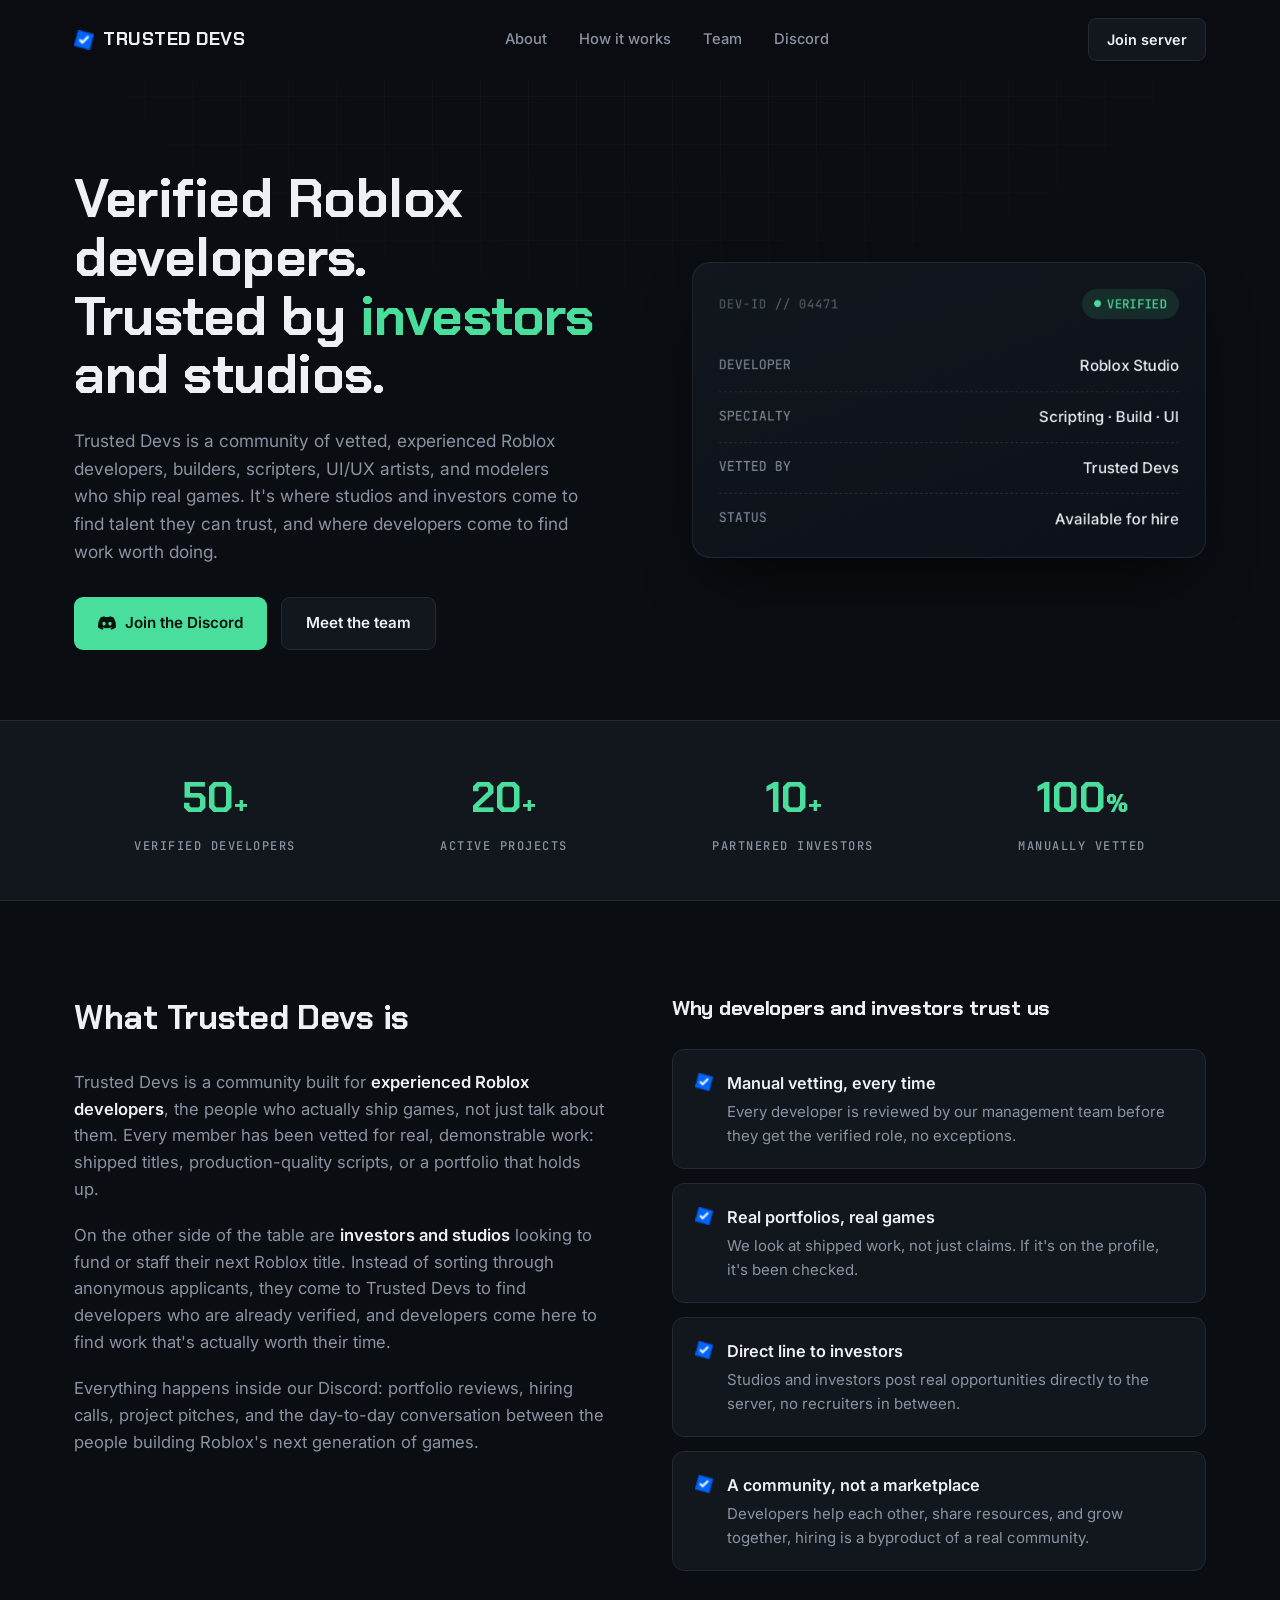
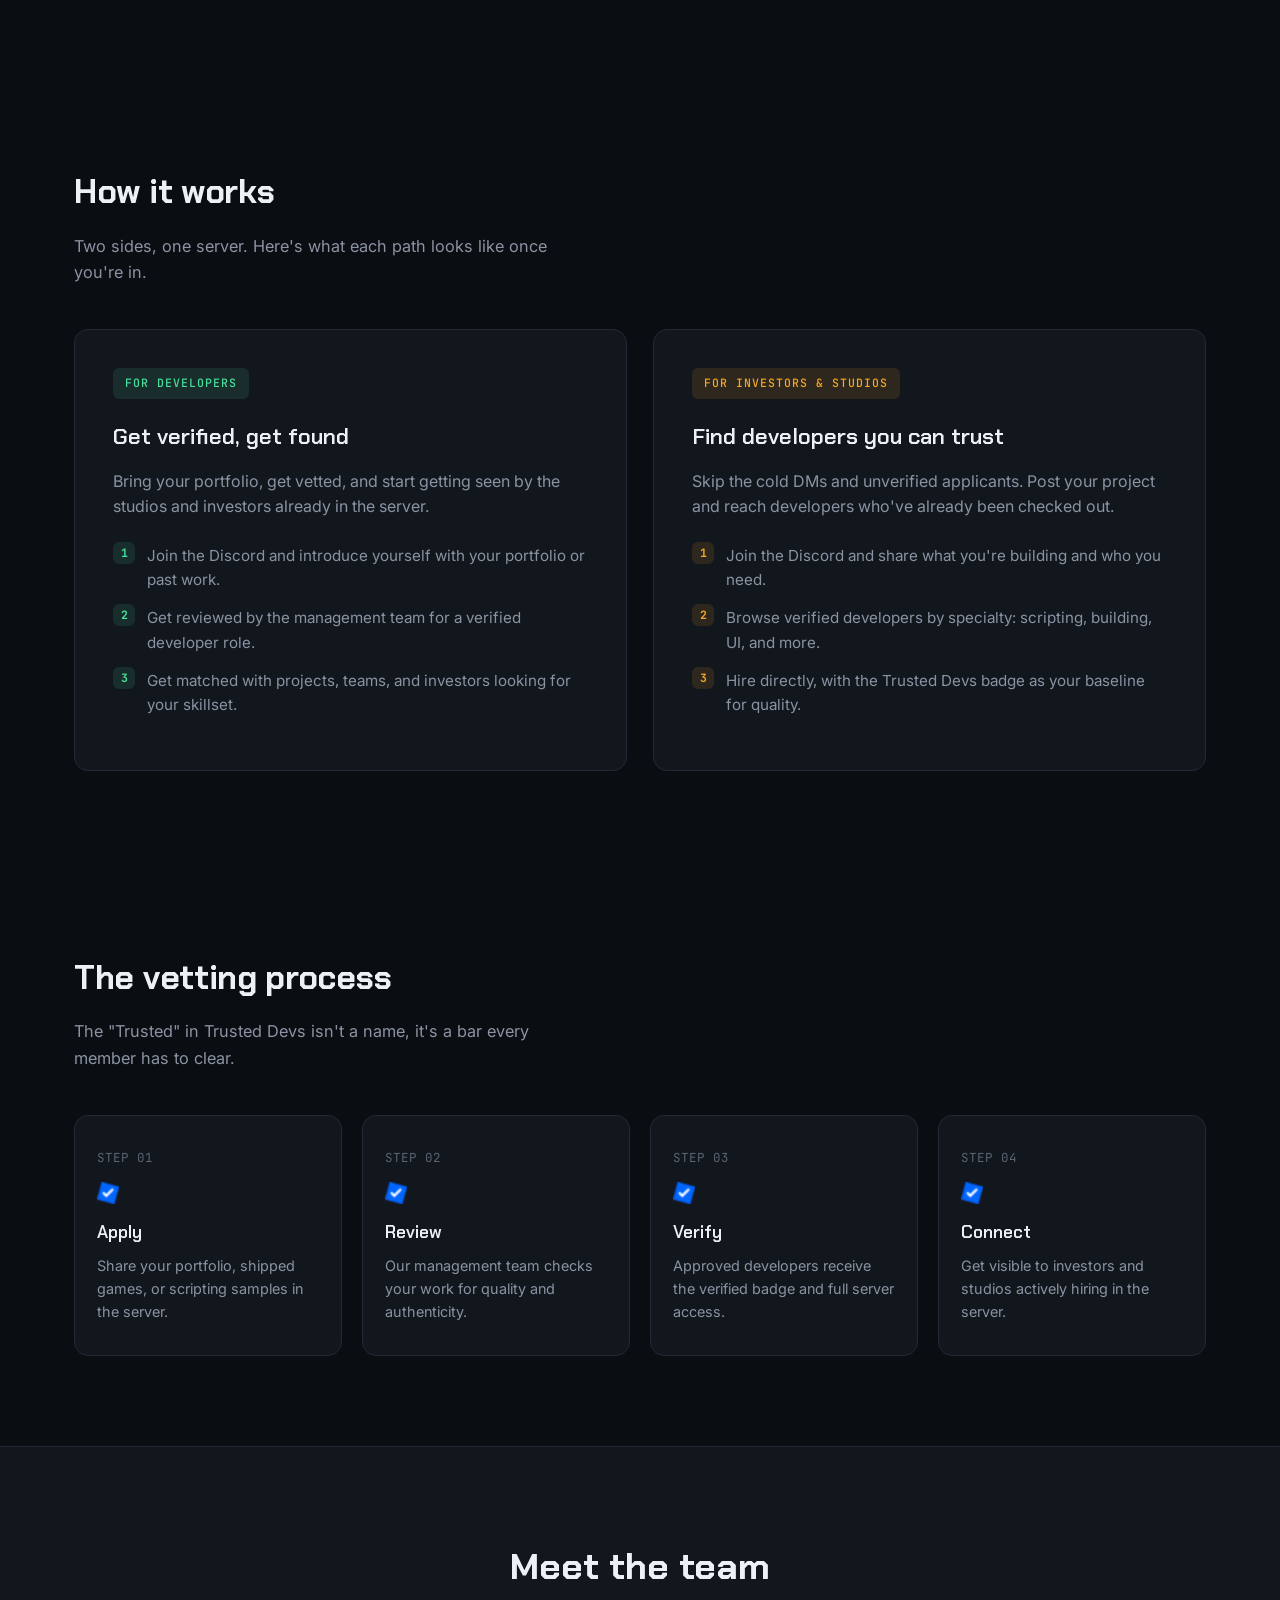
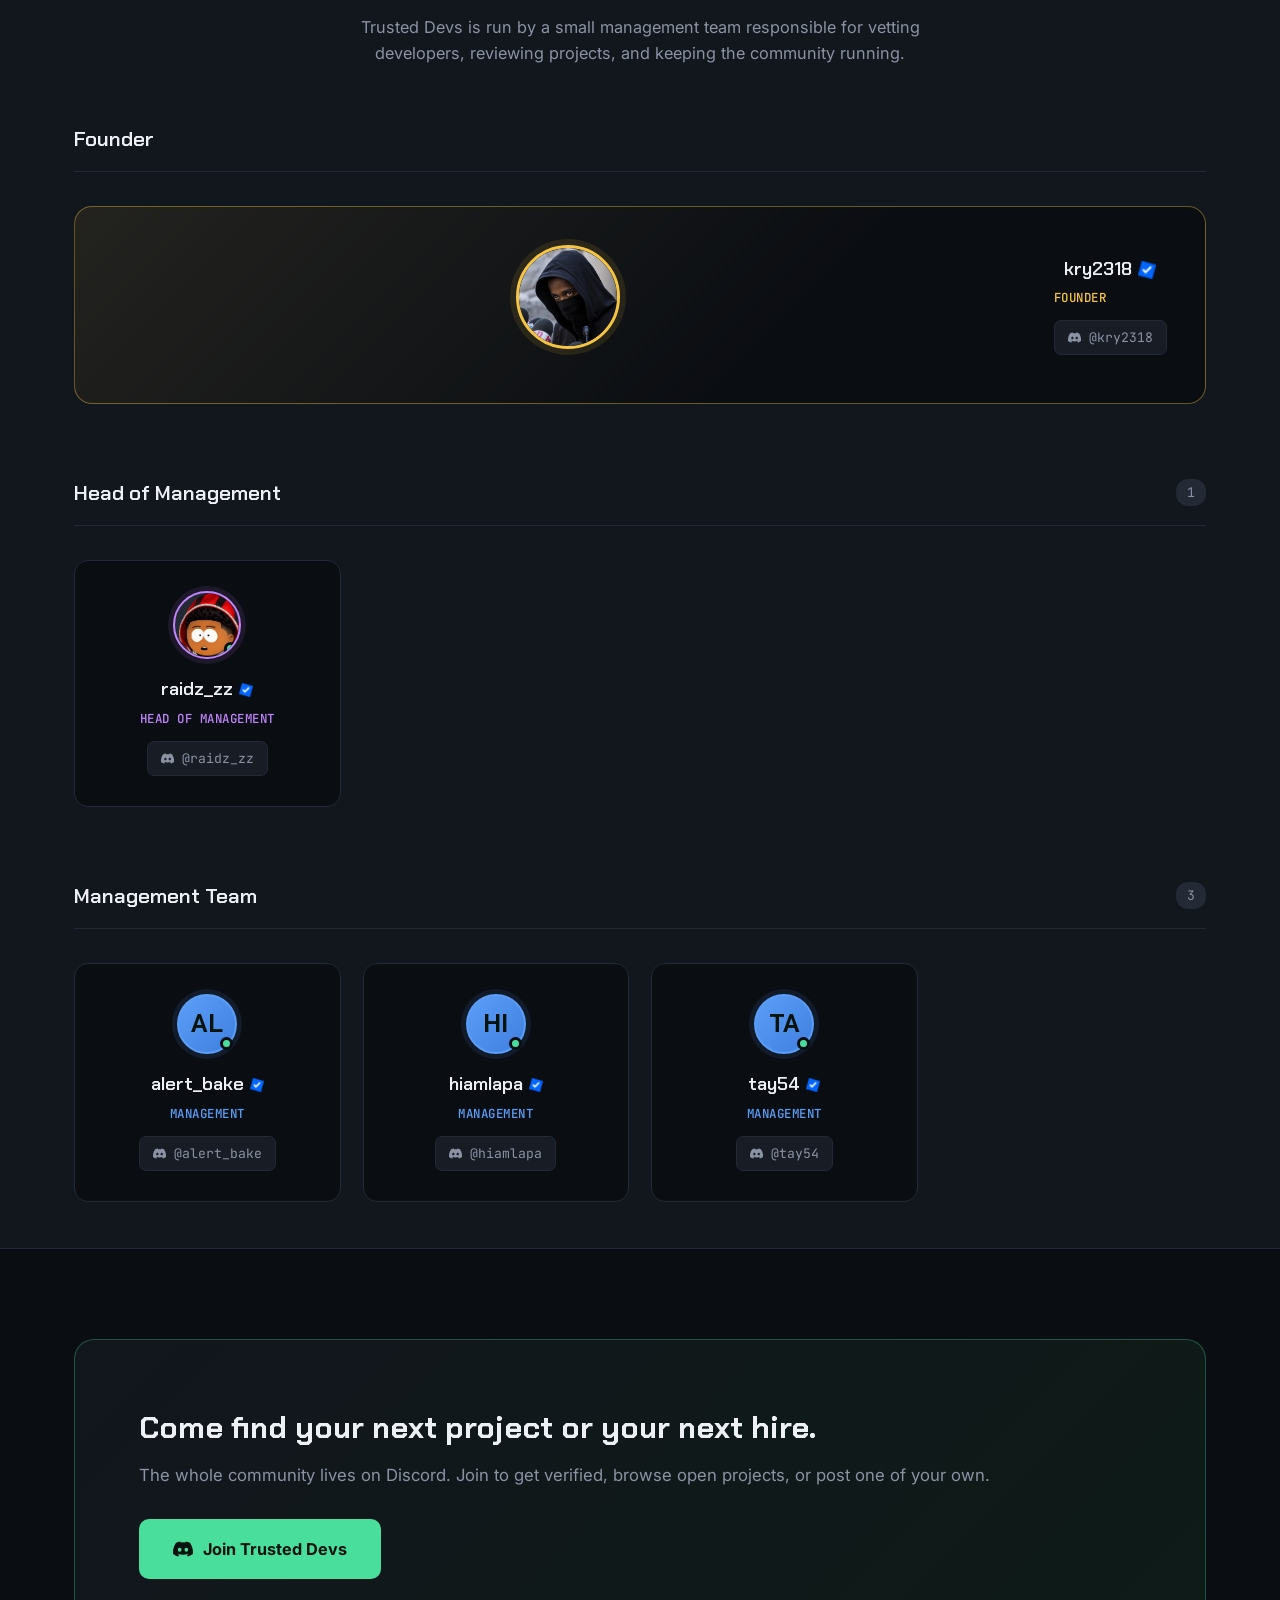
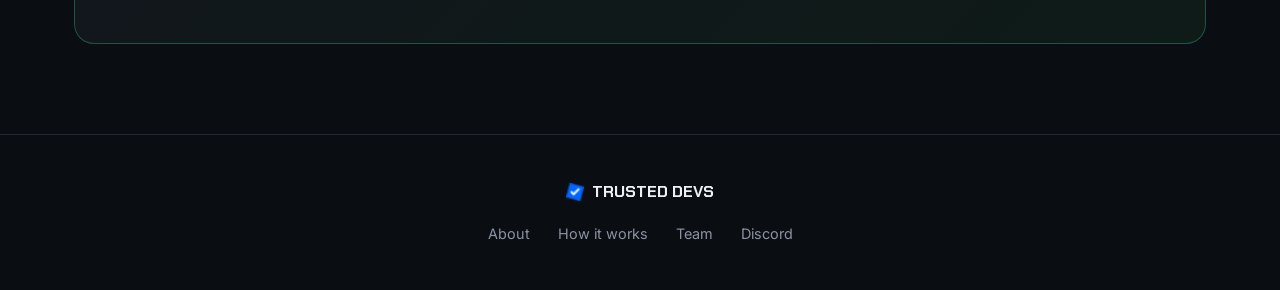
<file: index.html>
<!DOCTYPE html>
<html lang="en">
<head>
<meta charset="UTF-8">
<meta name="viewport" content="width=device-width, initial-scale=1.0">
<title>Trusted Devs | Verified Roblox Developers</title>
<link rel="preconnect" href="https://fonts.googleapis.com">
<link rel="preconnect" href="https://fonts.gstatic.com" crossorigin>
<link href="https://fonts.googleapis.com/css2?family=Chakra+Petch:wght@400;500;600;700&family=Inter:wght@400;500;600;700;800&family=JetBrains+Mono:wght@400;500;700&display=swap" rel="stylesheet">
<style>
/* =========================================
   TOKENS
   ========================================= */
:root {
  --ink: #0a0d12;
  --ink-raised: #12161d;
  --ink-raised-2: #171c25;
  --ink-line: #232a35;
  --fog: #8b93a3;
  --fog-dim: #5c6474;
  --paper: #edf1f5;

  --verified: #4ade9c;
  --verified-dim: rgba(74, 222, 156, 0.12);
  --signal: #f5a623;

  --legendary: #f5c542;
  --legendary-dim: rgba(245, 197, 66, 0.1);
  --epic: #c084fc;
  --epic-dim: rgba(192, 132, 252, 0.1);
  --rare: #5b9ef7;
  --rare-dim: rgba(91, 158, 247, 0.1);

  --display: 'Chakra Petch', sans-serif;
  --body: 'Inter', sans-serif;
  --mono: 'JetBrains Mono', monospace;

  --radius: 14px;
  --ease: cubic-bezier(.16,.84,.44,1);
}

* { box-sizing: border-box; margin: 0; padding: 0; }

html { scroll-behavior: smooth; }

body {
  font-family: var(--body);
  background: var(--ink);
  color: var(--paper);
  line-height: 1.6;
  overflow-x: hidden;
  position: relative;
}

/* ambient grid backdrop */
body::before {
  content: "";
  position: fixed;
  inset: 0;
  z-index: 0;
  background-image:
    linear-gradient(to right, rgba(255,255,255,0.035) 1px, transparent 1px),
    linear-gradient(to bottom, rgba(255,255,255,0.035) 1px, transparent 1px);
  background-size: 48px 48px;
  mask-image: radial-gradient(ellipse 80% 60% at 50% 0%, black 10%, transparent 70%);
  pointer-events: none;
}

.wrap { max-width: 1180px; margin: 0 auto; padding: 0 24px; position: relative; z-index: 1; }
a { text-decoration: none; color: inherit; }
::selection { background: var(--verified); color: var(--ink); }

:focus-visible {
  outline: 2px solid var(--verified);
  outline-offset: 3px;
  border-radius: 4px;
}

/* =========================================
   REVEAL / MOTION UTILITIES
   ========================================= */
.reveal {
  opacity: 0;
  transform: translateY(24px);
  transition: opacity .7s var(--ease), transform .7s var(--ease);
}
.reveal.in-view { opacity: 1; transform: translateY(0); }
.reveal-stagger.in-view > * { opacity: 1; transform: translateY(0); }
.reveal-stagger > * {
  opacity: 0;
  transform: translateY(18px);
  transition: opacity .6s var(--ease), transform .6s var(--ease);
}
.reveal-stagger > *:nth-child(1) { transition-delay: .02s; }
.reveal-stagger > *:nth-child(2) { transition-delay: .09s; }
.reveal-stagger > *:nth-child(3) { transition-delay: .16s; }
.reveal-stagger > *:nth-child(4) { transition-delay: .23s; }
.reveal-stagger > *:nth-child(5) { transition-delay: .30s; }
.reveal-stagger > *:nth-child(6) { transition-delay: .37s; }

@media (prefers-reduced-motion: reduce) {
  html { scroll-behavior: auto; }
  *, *::before, *::after { animation-duration: .001ms !important; animation-iteration-count: 1 !important; transition-duration: .001ms !important; }
  .reveal, .reveal-stagger > * { opacity: 1 !important; transform: none !important; }
}

/* seal / verified check icon */
.seal { display: inline-flex; width: var(--s, 18px); height: var(--s, 18px); color: var(--verified); flex-shrink: 0; }
.seal svg { width: 100%; height: 100%; }

/* =========================================
   NAV
   ========================================= */
.nav {
  padding: 18px 0;
  position: sticky;
  top: 0;
  z-index: 100;
  background: rgba(10, 13, 18, 0.7);
  backdrop-filter: blur(14px);
  -webkit-backdrop-filter: blur(14px);
  border-bottom: 1px solid transparent;
  transition: border-color .3s var(--ease), padding .3s var(--ease);
}
.nav.scrolled { border-color: var(--ink-line); padding: 12px 0; }

.nav .wrap { display: flex; align-items: center; justify-content: space-between; }

.brand {
  font-family: var(--display);
  font-weight: 700;
  font-size: 1.15rem;
  letter-spacing: 0.5px;
  display: flex;
  align-items: center;
  gap: 9px;
}
.brand .seal { --s: 20px; }

.nav-links { display: flex; align-items: center; }
.nav-links a {
  margin: 0 16px;
  color: var(--fog);
  font-size: 0.92rem;
  font-weight: 500;
  transition: color .2s;
  position: relative;
}
.nav-links a::after {
  content: "";
  position: absolute;
  left: 0; bottom: -4px;
  width: 0; height: 1px;
  background: var(--verified);
  transition: width .25s var(--ease);
}
.nav-links a:hover { color: var(--paper); }
.nav-links a:hover::after { width: 100%; }

.nav-cta {
  background: var(--ink-raised);
  padding: 9px 18px;
  border-radius: 8px;
  font-weight: 600;
  font-size: 0.9rem;
  border: 1px solid var(--ink-line);
  transition: .2s var(--ease);
}
.nav-cta:hover { background: var(--ink-raised-2); border-color: var(--verified); transform: translateY(-1px); }

/* =========================================
   HERO
   ========================================= */
.hero { padding: 90px 0 70px; position: relative; }

.hero-grid {
  display: grid;
  grid-template-columns: 1.05fr 0.95fr;
  gap: 50px;
  align-items: center;
}

.eyebrow {
  color: var(--verified);
  font-family: var(--mono);
  font-weight: 500;
  text-transform: uppercase;
  font-size: 0.78rem;
  margin-bottom: 18px;
  letter-spacing: 1.5px;
  display: flex;
  align-items: center;
  gap: 8px;
}
.eyebrow .pulse-dot { width: 7px; height: 7px; border-radius: 50%; background: var(--verified); position: relative; }
.eyebrow .pulse-dot::after {
  content: "";
  position: absolute; inset: -4px;
  border-radius: 50%;
  border: 1px solid var(--verified);
  animation: pulse-ring 2s var(--ease) infinite;
}
@keyframes pulse-ring {
  0% { transform: scale(0.6); opacity: 0.8; }
  100% { transform: scale(2.2); opacity: 0; }
}

h1 {
  font-family: var(--display);
  font-weight: 700;
  font-size: 3.4rem;
  line-height: 1.08;
  margin: 0 0 22px 0;
  letter-spacing: -0.5px;
}
.accent { color: var(--verified); }

.lead {
  font-size: 1.08rem;
  color: var(--fog);
  margin-bottom: 32px;
  max-width: 46ch;
}

.hero-cta { display: flex; gap: 14px; flex-wrap: wrap; }

.btn {
  padding: 13px 24px;
  border-radius: 9px;
  font-weight: 600;
  font-size: 0.95rem;
  display: inline-flex;
  align-items: center;
  gap: 9px;
  transition: transform .2s var(--ease), box-shadow .2s var(--ease), background .2s;
  position: relative;
  overflow: hidden;
}
.btn-primary {
  background: var(--verified);
  color: #06140d;
}
.btn-primary:hover { transform: translateY(-2px); box-shadow: 0 10px 30px -8px rgba(74,222,156,0.55); }
.btn-primary::before {
  content: "";
  position: absolute; top: 0; left: -60%;
  width: 40%; height: 100%;
  background: linear-gradient(120deg, transparent, rgba(255,255,255,0.45), transparent);
  transform: skewX(-20deg);
  transition: left .5s var(--ease);
}
.btn-primary:hover::before { left: 130%; }

.btn-ghost {
  border: 1px solid var(--ink-line);
  background: var(--ink-raised);
  color: var(--paper);
}
.btn-ghost:hover { border-color: var(--fog-dim); transform: translateY(-2px); }

/* ID CARD - signature hero element */
.card-stage { perspective: 1200px; }

.id-card {
  background: linear-gradient(160deg, var(--ink-raised) 0%, #0d1119 100%);
  padding: 26px;
  border-radius: 18px;
  border: 1px solid var(--ink-line);
  box-shadow: 0 30px 60px -20px rgba(0,0,0,0.7);
  transform-style: preserve-3d;
  transition: transform .15s ease-out, box-shadow .3s;
  animation: stamp-in .7s var(--ease) both;
  animation-delay: .15s;
  will-change: transform;
}
@keyframes stamp-in {
  0% { opacity: 0; transform: scale(1.25) rotate(-8deg); }
  60% { opacity: 1; }
  100% { opacity: 1; transform: scale(1) rotate(0deg); }
}

.id-top {
  display: flex;
  justify-content: space-between;
  align-items: center;
  margin-bottom: 22px;
  font-family: var(--mono);
  font-size: 0.78rem;
  color: var(--fog-dim);
  letter-spacing: 1px;
  text-transform: uppercase;
}

.id-status {
  color: var(--verified);
  display: flex;
  align-items: center;
  gap: 6px;
  background: var(--verified-dim);
  padding: 5px 12px;
  border-radius: 20px;
  font-size: 0.78rem;
  font-family: var(--mono);
  font-weight: 500;
  letter-spacing: 0.5px;
}
.dot { display: inline-block; width: 7px; height: 7px; background: var(--verified); border-radius: 50%; animation: blink 2.4s ease-in-out infinite; }
@keyframes blink { 0%,100% { opacity: 1; } 50% { opacity: 0.35; } }

.id-row {
  display: flex;
  justify-content: space-between;
  padding: 13px 0;
  border-bottom: 1px dashed var(--ink-line);
  font-size: 0.94rem;
}
.id-row:last-child { border-bottom: none; padding-bottom: 0; }
.id-row span:first-child { color: var(--fog); font-family: var(--mono); font-size: 0.83rem; }
.id-row span:last-child { font-weight: 500; }

/* =========================================
   STATS
   ========================================= */
.stat-strip {
  background: var(--ink-raised);
  padding: 44px 0;
  border-top: 1px solid var(--ink-line);
  border-bottom: 1px solid var(--ink-line);
}
.stat-strip .wrap { display: flex; justify-content: space-around; text-align: center; flex-wrap: wrap; gap: 24px; }
.stat .num {
  font-family: var(--display);
  font-size: 2.6rem;
  font-weight: 700;
  color: var(--verified);
  font-variant-numeric: tabular-nums;
}
.stat .u { font-size: 1.6rem; }
.stat .lbl {
  font-family: var(--mono);
  font-size: 0.75rem;
  color: var(--fog);
  font-weight: 500;
  letter-spacing: 1.5px;
  margin-top: 6px;
  text-transform: uppercase;
}

/* =========================================
   SECTIONS
   ========================================= */
section { padding: 90px 0; }

.section-head h2 {
  font-family: var(--display);
  font-weight: 700;
  font-size: 2.1rem;
  margin-bottom: 14px;
  letter-spacing: -0.3px;
}
.section-head p { color: var(--fog); font-size: 1.02rem; max-width: 52ch; }

.about-grid { display: grid; grid-template-columns: 1fr 1fr; gap: 64px; }
.about-grid p { color: var(--fog); margin-bottom: 20px; font-size: 1.04rem; }
.about-grid strong { color: var(--paper); font-weight: 600; }

.check-list { list-style: none; }
.check-list li {
  background: var(--ink-raised);
  padding: 20px 22px;
  border-radius: 12px;
  margin-bottom: 14px;
  border: 1px solid var(--ink-line);
  display: flex;
  gap: 14px;
  transition: border-color .25s var(--ease), transform .25s var(--ease);
}
.check-list li:hover { border-color: rgba(74,222,156,0.35); transform: translateX(4px); }
.check-list .seal { margin-top: 3px; --s: 18px; }
.check-list b { display: block; font-size: 1.02rem; color: var(--paper); margin-bottom: 4px; font-weight: 600; }
.check-list div.desc { color: var(--fog); font-size: 0.94rem; }

/* HOW IT WORKS */
.paths { display: grid; grid-template-columns: 1fr 1fr; gap: 26px; margin-top: 44px; }
.path-card {
  background: var(--ink-raised);
  padding: 38px;
  border-radius: var(--radius);
  border: 1px solid var(--ink-line);
  transition: transform .3s var(--ease), border-color .3s var(--ease), box-shadow .3s var(--ease);
}
.path-card:hover { transform: translateY(-6px); box-shadow: 0 20px 40px -20px rgba(0,0,0,0.6); }
.path-card.dev:hover { border-color: rgba(74,222,156,0.4); }
.path-card.investor:hover { border-color: rgba(245,166,35,0.4); }

.tag {
  display: inline-block;
  padding: 6px 12px;
  border-radius: 6px;
  font-size: 0.72rem;
  font-family: var(--mono);
  font-weight: 500;
  margin-bottom: 20px;
  letter-spacing: 1px;
  text-transform: uppercase;
}
.path-card.dev .tag { background: var(--verified-dim); color: var(--verified); }
.path-card.investor .tag { background: rgba(245,166,35,0.12); color: var(--signal); }

.path-card h3 { font-family: var(--display); font-size: 1.4rem; margin-bottom: 14px; font-weight: 600; }
.path-card p { color: var(--fog); margin-bottom: 24px; }
.path-card ol { padding-left: 0; color: var(--fog); list-style: none; counter-reset: step; }
.path-card ol li {
  margin-bottom: 14px;
  padding-left: 34px;
  position: relative;
  counter-increment: step;
  font-size: 0.95rem;
}
.path-card ol li::before {
  content: counter(step);
  position: absolute; left: 0; top: -2px;
  width: 22px; height: 22px;
  border-radius: 6px;
  display: flex; align-items: center; justify-content: center;
  font-family: var(--mono);
  font-size: 0.72rem;
  font-weight: 700;
}
.path-card.dev ol li::before { background: var(--verified-dim); color: var(--verified); }
.path-card.investor ol li::before { background: rgba(245,166,35,0.12); color: var(--signal); }

/* VETTING STEPS */
.vet-steps { display: grid; grid-template-columns: repeat(4, 1fr); gap: 20px; margin-top: 44px; position: relative; }
.vet-step {
  background: var(--ink-raised);
  padding: 32px 22px;
  border-radius: var(--radius);
  text-align: left;
  border: 1px solid var(--ink-line);
  position: relative;
  transition: transform .3s var(--ease), border-color .3s var(--ease);
}
.vet-step:hover { transform: translateY(-5px); border-color: rgba(74,222,156,0.35); }
.vet-step .step-num {
  font-family: var(--mono);
  color: var(--fog-dim);
  font-size: 0.78rem;
  letter-spacing: 1px;
  margin-bottom: 14px;
  display: block;
}
.vet-step .seal { --s: 22px; margin-bottom: 14px; }
.vet-step h4 { font-family: var(--display); font-size: 1.1rem; margin: 0 0 8px; font-weight: 600; }
.vet-step p { color: var(--fog); font-size: 0.9rem; }

/* =========================================
   TEAM - rarity system
   ========================================= */
.team-section { background: var(--ink-raised); border-top: 1px solid var(--ink-line); border-bottom: 1px solid var(--ink-line); position: relative; }

.team-hero { text-align: center; padding: 90px 0 30px; max-width: 640px; margin: 0 auto; }
.team-hero h2 { font-family: var(--display); font-size: 2.3rem; margin-bottom: 18px; font-weight: 700; }
.team-hero p { color: var(--fog); font-size: 1.02rem; }

.tier { padding: 26px 0; }
.tier-head {
  border-bottom: 1px solid var(--ink-line);
  margin-bottom: 34px;
  padding-bottom: 16px;
  display: flex;
  align-items: center;
  gap: 14px;
}
.tier-head h2 { font-family: var(--display); font-size: 1.3rem; font-weight: 600; }
.rarity-chip {
  font-family: var(--mono);
  font-size: 0.7rem;
  font-weight: 700;
  letter-spacing: 1.5px;
  text-transform: uppercase;
  padding: 4px 11px;
  border-radius: 20px;
}
.rarity-chip.legendary { background: var(--legendary-dim); color: var(--legendary); }
.rarity-chip.epic { background: var(--epic-dim); color: var(--epic); }
.rarity-chip.rare { background: var(--rare-dim); color: var(--rare); }
.count { margin-left: auto; background: var(--ink-line); padding: 3px 11px; border-radius: 12px; font-size: 0.82rem; font-family: var(--mono); color: var(--fog); }

.grid-cards { display: grid; grid-template-columns: repeat(auto-fill, minmax(210px, 1fr)); gap: 22px; margin-bottom: 20px; }

.founder-card {
  background: linear-gradient(135deg, rgba(245,197,66,0.08), var(--ink) 65%);
  padding: 38px;
  border-radius: 18px;
  display: flex;
  gap: 30px;
  align-items: center;
  margin-bottom: 20px;
  border: 1px solid rgba(245,197,66,0.4);
  position: relative;
  overflow: hidden;
  transition: transform .3s var(--ease), box-shadow .3s var(--ease);
}
.founder-card:hover { transform: translateY(-4px); box-shadow: 0 25px 50px -20px rgba(245,197,66,0.25); }
.founder-card::after {
  content: "";
  position: absolute; inset: -1px;
  border-radius: 18px;
  padding: 1px;
  background: conic-gradient(from var(--a, 0deg), transparent 0%, rgba(245,197,66,0.7) 8%, transparent 18%);
  -webkit-mask: linear-gradient(#000 0 0) content-box, linear-gradient(#000 0 0);
  -webkit-mask-composite: xor;
  mask-composite: exclude;
  animation: rotate-sheen 5s linear infinite;
  pointer-events: none;
}
@keyframes rotate-sheen { to { --a: 360deg; } }

.member-card {
  background: var(--ink);
  padding: 30px 20px;
  border-radius: 14px;
  text-align: center;
  border: 1px solid var(--ink-line);
  transition: transform .25s var(--ease), border-color .25s var(--ease), box-shadow .25s var(--ease);
}
.member-card:hover { transform: translateY(-6px); }
.tier-epic .member-card:hover { border-color: var(--epic); box-shadow: 0 16px 34px -18px rgba(192,132,252,0.45); }
.tier-rare .member-card:hover { border-color: var(--rare); box-shadow: 0 16px 34px -18px rgba(91,158,247,0.45); }

.avatar {
  border-radius: 50%;
  display: flex;
  align-items: center;
  justify-content: center;
  font-family: var(--display);
  font-weight: 700;
  font-size: 1.6rem;
  margin: 0 auto 16px;
  position: relative;
  color: #06140d;
}
.avatar-lg { width: 104px; height: 104px; font-size: 2.1rem; border: 3px solid var(--legendary); box-shadow: 0 0 0 6px var(--legendary-dim); }
.avatar-md { width: 68px; height: 68px; border: 2px solid var(--epic); box-shadow: 0 0 0 5px var(--epic-dim); }
.avatar-sm { width: 60px; height: 60px; border: 2px solid var(--rare); box-shadow: 0 0 0 5px var(--rare-dim); }

.status {
  position: absolute;
  bottom: 2px; right: 2px;
  width: 13px; height: 13px;
  background: var(--verified);
  border-radius: 50%;
  border: 3px solid var(--ink);
}

.member-name { font-family: var(--display); font-weight: 600; font-size: 1.15rem; margin-bottom: 4px; display: flex; align-items: center; justify-content: center; gap: 6px; }
.member-role { font-family: var(--mono); font-size: 0.78rem; margin-bottom: 12px; font-weight: 500; letter-spacing: 0.5px; text-transform: uppercase; }
.tier-legendary .member-role { color: var(--legendary); }
.tier-epic .member-role { color: var(--epic); }
.tier-rare .member-role { color: var(--rare); }

.dc-chip {
  display: inline-flex;
  align-items: center;
  gap: 8px;
  background: var(--ink-raised-2);
  padding: 6px 13px;
  border-radius: 7px;
  font-size: 0.82rem;
  font-family: var(--mono);
  color: var(--fog);
  border: 1px solid var(--ink-line);
}

/* =========================================
   CTA + FOOTER
   ========================================= */
.cta-band {
  background: linear-gradient(135deg, var(--ink-raised), #0d1c16 120%);
  padding: 64px;
  border-radius: 20px;
  border: 1px solid rgba(74,222,156,0.3);
  display: flex;
  justify-content: space-between;
  align-items: center;
  gap: 30px;
  flex-wrap: wrap;
  position: relative;
  overflow: hidden;
}
.cta-text h3 { font-family: var(--display); font-size: 1.9rem; margin-bottom: 10px; font-weight: 700; }
.cta-text p { color: var(--fog); font-size: 1.05rem; }

.discord-btn {
  background: var(--verified);
  color: #06140d;
  padding: 17px 34px;
  border-radius: 10px;
  font-weight: 700;
  font-size: 1.02rem;
  display: flex;
  align-items: center;
  gap: 10px;
  white-space: nowrap;
  transition: transform .2s var(--ease), box-shadow .2s var(--ease);
}
.discord-btn:hover { transform: translateY(-2px) scale(1.02); box-shadow: 0 14px 34px -10px rgba(74,222,156,0.55); }

footer { padding: 44px 0; border-top: 1px solid var(--ink-line); text-align: center; color: var(--fog); }
.f-brand { font-family: var(--display); font-weight: 700; color: var(--paper); margin-bottom: 16px; display: flex; align-items: center; justify-content: center; gap: 8px; }
.f-links a { margin: 0 12px; font-size: 0.9rem; transition: color .2s; }
.f-links a:hover { color: var(--verified); }

/* =========================================
   RESPONSIVE
   ========================================= */
@media (max-width: 860px) {
  h1 { font-size: 2.5rem; }
  .hero-grid, .about-grid, .paths { grid-template-columns: 1fr; }
  .vet-steps { grid-template-columns: repeat(2, 1fr); }
  .cta-band { flex-direction: column; text-align: center; padding: 42px 28px; }
  .founder-card { flex-direction: column; text-align: center; }
}
@media (max-width: 560px) {
  .nav-links { display: none; }
  .vet-steps { grid-template-columns: 1fr; }
  .stat-strip .wrap { gap: 30px 20px; }
  h1 { font-size: 2.1rem; }
  .cta-band { padding: 32px 22px; }
}
</style>
</head>
<body>

<svg width="0" height="0" style="position:absolute">
  <symbol id="icon-discord" viewBox="0 0 24 24">
    <path fill="currentColor" d="M20.317 4.369a19.79 19.79 0 0 0-4.885-1.515.074.074 0 0 0-.079.037c-.21.375-.444.864-.608 1.25a18.27 18.27 0 0 0-5.487 0 12.64 12.64 0 0 0-.617-1.25.077.077 0 0 0-.079-.037A19.736 19.736 0 0 0 3.677 4.37a.07.07 0 0 0-.032.027C.533 9.046-.32 13.58.099 18.058a.082.082 0 0 0 .031.056 19.9 19.9 0 0 0 5.993 3.03.078.078 0 0 0 .084-.028c.462-.63.874-1.295 1.226-1.994a.076.076 0 0 0-.041-.106 13.1 13.1 0 0 1-1.872-.892.077.077 0 0 1-.008-.128c.126-.094.252-.192.372-.291a.074.074 0 0 1 .077-.01c3.928 1.793 8.18 1.793 12.061 0a.073.073 0 0 1 .078.009c.12.099.246.198.373.292a.077.077 0 0 1-.006.127 12.3 12.3 0 0 1-1.873.892.076.076 0 0 0-.04.107c.36.698.772 1.362 1.225 1.993a.076.076 0 0 0 .084.028 19.84 19.84 0 0 0 6.002-3.03.077.077 0 0 0 .032-.055c.5-5.177-.838-9.674-3.549-13.66a.06.06 0 0 0-.031-.028ZM8.02 15.33c-1.183 0-2.157-1.085-2.157-2.419 0-1.333.955-2.418 2.157-2.418 1.21 0 2.176 1.094 2.157 2.418 0 1.334-.955 2.419-2.157 2.419Zm7.975 0c-1.183 0-2.157-1.085-2.157-2.419 0-1.333.955-2.418 2.157-2.418 1.21 0 2.176 1.094 2.157 2.418 0 1.334-.946 2.419-2.157 2.419Z"/>
  </symbol>
  <symbol id="icon-check" viewBox="0 0 24 24">
    <path d="M12 2 3 6v6c0 5.2 3.6 9.7 9 11 5.4-1.3 9-5.8 9-11V6l-9-4Z" fill="currentColor" opacity="0.15"/>
    <path d="M12 2 3 6v6c0 5.2 3.6 9.7 9 11 5.4-1.3 9-5.8 9-11V6l-9-4Z" stroke="currentColor" stroke-width="1.5" fill="none"/>
    <path d="M8.5 12.2 11 14.7l4.8-5.2" stroke="currentColor" stroke-width="1.7" fill="none" stroke-linecap="round" stroke-linejoin="round"/>
  </symbol>
</svg>

<nav class="nav" id="nav">
  <div class="wrap">
    <a href="#" class="brand">
      <span class="seal"><img src="verified.png" alt="verified" style="width:100%;height:100%;object-fit:contain;"></span>
      TRUSTED DEVS
    </a>
    <div class="nav-links">
      <a href="#about">About</a>
      <a href="#how-it-works">How it works</a>
      <a href="#team">Team</a>
      <a href="#join">Discord</a>
    </div>
    <a href="https://discord.gg/JzaUg9qeQ" target="_blank" rel="noopener" class="nav-cta">Join server</a>
  </div>
</nav>

<header class="hero">
  <div class="wrap hero-grid">
    <div>
      <h1>Verified Roblox developers.<br>Trusted by <span class="accent">investors</span> and studios.</h1>
      <p class="lead">Trusted Devs is a community of vetted, experienced Roblox developers, builders, scripters, UI/UX artists, and modelers who ship real games. It's where studios and investors come to find talent they can trust, and where developers come to find work worth doing.</p>
      <div class="hero-cta">
        <a href="https://discord.gg/JzaUg9qeQ" target="_blank" rel="noopener" class="btn btn-primary">
          <svg width="18" height="18"><use href="#icon-discord"></use></svg>
          Join the Discord
        </a>
        <a href="#team" class="btn btn-ghost">Meet the team</a>
      </div>
    </div>

    <div class="card-stage">
      <div class="id-card" id="idCard">
        <div class="id-top">
          <span>Dev-ID // 04471</span>
          <span class="id-status"><span class="dot"></span> VERIFIED</span>
        </div>
        <div class="id-row"><span>DEVELOPER</span><span>Roblox Studio</span></div>
        <div class="id-row"><span>SPECIALTY</span><span>Scripting · Build · UI</span></div>
        <div class="id-row"><span>VETTED BY</span><span>Trusted Devs</span></div>
        <div class="id-row"><span>STATUS</span><span>Available for hire</span></div>
      </div>
    </div>
  </div>
</header>

<div class="stat-strip">
  <div class="wrap">
    <div class="stat"><div class="num"><span class="counter" data-target="50">0</span><span class="u">+</span></div><div class="lbl">Verified developers</div></div>
    <div class="stat"><div class="num"><span class="counter" data-target="20">0</span><span class="u">+</span></div><div class="lbl">Active projects</div></div>
    <div class="stat"><div class="num"><span class="counter" data-target="10">0</span><span class="u">+</span></div><div class="lbl">Partnered investors</div></div>
    <div class="stat"><div class="num"><span class="counter" data-target="100">0</span><span class="u">%</span></div><div class="lbl">Manually vetted</div></div>
  </div>
</div>

<section id="about">
  <div class="wrap about-grid">
    <div class="reveal">
      <div class="section-head" style="margin-bottom:24px;"><h2>What Trusted Devs is</h2></div>
      <p>Trusted Devs is a community built for <strong>experienced Roblox developers</strong>, the people who actually ship games, not just talk about them. Every member has been vetted for real, demonstrable work: shipped titles, production-quality scripts, or a portfolio that holds up.</p>
      <p>On the other side of the table are <strong>investors and studios</strong> looking to fund or staff their next Roblox title. Instead of sorting through anonymous applicants, they come to Trusted Devs to find developers who are already verified, and developers come here to find work that's actually worth their time.</p>
      <p>Everything happens inside our Discord: portfolio reviews, hiring calls, project pitches, and the day-to-day conversation between the people building Roblox's next generation of games.</p>
    </div>
    <div class="reveal">
      <div class="section-head" style="margin-bottom:24px;"><h2 style="font-size:1.3rem;">Why developers and investors trust us</h2></div>
      <ul class="check-list">
        <li>
          <span class="seal"><img src="verified.png" alt="verified" style="width:100%;height:100%;object-fit:contain;"></span>
          <div><b>Manual vetting, every time</b><div class="desc">Every developer is reviewed by our management team before they get the verified role, no exceptions.</div></div>
        </li>
        <li>
          <span class="seal"><img src="verified.png" alt="verified" style="width:100%;height:100%;object-fit:contain;"></span>
          <div><b>Real portfolios, real games</b><div class="desc">We look at shipped work, not just claims. If it's on the profile, it's been checked.</div></div>
        </li>
        <li>
          <span class="seal"><img src="verified.png" alt="verified" style="width:100%;height:100%;object-fit:contain;"></span>
          <div><b>Direct line to investors</b><div class="desc">Studios and investors post real opportunities directly to the server, no recruiters in between.</div></div>
        </li>
        <li>
          <span class="seal"><img src="verified.png" alt="verified" style="width:100%;height:100%;object-fit:contain;"></span>
          <div><b>A community, not a marketplace</b><div class="desc">Developers help each other, share resources, and grow together, hiring is a byproduct of a real community.</div></div>
        </li>
      </ul>
    </div>
  </div>
</section>

<section id="how-it-works">
  <div class="wrap">
    <div class="section-head reveal">
      <h2>How it works</h2>
      <p>Two sides, one server. Here's what each path looks like once you're in.</p>
    </div>
    <div class="paths reveal-stagger">
      <div class="path-card dev">
        <div class="tag">For developers</div>
        <h3>Get verified, get found</h3>
        <p>Bring your portfolio, get vetted, and start getting seen by the studios and investors already in the server.</p>
        <ol>
          <li>Join the Discord and introduce yourself with your portfolio or past work.</li>
          <li>Get reviewed by the management team for a verified developer role.</li>
          <li>Get matched with projects, teams, and investors looking for your skillset.</li>
        </ol>
      </div>
      <div class="path-card investor">
        <div class="tag">For investors &amp; studios</div>
        <h3>Find developers you can trust</h3>
        <p>Skip the cold DMs and unverified applicants. Post your project and reach developers who've already been checked out.</p>
        <ol>
          <li>Join the Discord and share what you're building and who you need.</li>
          <li>Browse verified developers by specialty: scripting, building, UI, and more.</li>
          <li>Hire directly, with the Trusted Devs badge as your baseline for quality.</li>
        </ol>
      </div>
    </div>
  </div>
</section>

<section id="vetting">
  <div class="wrap">
    <div class="section-head reveal">
      <h2>The vetting process</h2>
      <p>The "Trusted" in Trusted Devs isn't a name, it's a bar every member has to clear.</p>
    </div>
    <div class="vet-steps reveal-stagger">
      <div class="vet-step">
        <span class="step-num">STEP 01</span>
        <span class="seal"><img src="verified.png" alt="verified" style="width:100%;height:100%;object-fit:contain;"></span>
        <h4>Apply</h4>
        <p>Share your portfolio, shipped games, or scripting samples in the server.</p>
      </div>
      <div class="vet-step">
        <span class="step-num">STEP 02</span>
        <span class="seal"><img src="verified.png" alt="verified" style="width:100%;height:100%;object-fit:contain;"></span>
        <h4>Review</h4>
        <p>Our management team checks your work for quality and authenticity.</p>
      </div>
      <div class="vet-step">
        <span class="step-num">STEP 03</span>
        <span class="seal"><img src="verified.png" alt="verified" style="width:100%;height:100%;object-fit:contain;"></span>
        <h4>Verify</h4>
        <p>Approved developers receive the verified badge and full server access.</p>
      </div>
      <div class="vet-step">
        <span class="step-num">STEP 04</span>
        <span class="seal"><img src="verified.png" alt="verified" style="width:100%;height:100%;object-fit:contain;"></span>
        <h4>Connect</h4>
        <p>Get visible to investors and studios actively hiring in the server.</p>
      </div>
    </div>
  </div>
</section>

<div id="team" class="team-section">
  <header class="team-hero reveal">
    <h2>Meet the team</h2>
    <p>Trusted Devs is run by a small management team responsible for vetting developers, reviewing projects, and keeping the community running.</p>
  </header>

  <section class="tier tier-legendary" id="founder">
    <div class="wrap">
      <div class="tier-head reveal">
        <h2>Founder</h2>
      </div>
      <div class="founder-card reveal">
        <div class="avatar avatar-lg" style="background:var(--ink-line); padding:0; overflow:hidden;">
          <img src="kry.png" alt="kry2318's avatar" style="width:100%;height:100%;object-fit:cover;border-radius:50%;">
          <span class="status" title="Online"></span>
        </div>
        <div>
          <div class="member-name">kry2318 <span class="seal"><img src="verified.png" alt="verified" style="width:100%;height:100%;object-fit:contain;"></span></div>
          <div class="member-role">Founder</div>
          <div class="dc-chip"><svg width="1em" height="1em"><use href="#icon-discord"></use></svg> @kry2318</div>
        </div>
      </div>
    </div>
  </section>

  <section class="tier tier-epic" id="head-of-management">
    <div class="wrap">
      <div class="tier-head reveal">
        <h2>Head of Management</h2>
        <span class="count">1</span>
      </div>
      <div class="grid-cards reveal-stagger">
        <div class="member-card">
          <div class="avatar avatar-md" style="background:var(--ink-line); padding:0; overflow:hidden;">
            <img src="raidz.png" alt="raidz_zz's avatar" style="width:100%;height:100%;object-fit:cover;border-radius:50%;">
            <span class="status" title="Online"></span>
          </div>
          <div class="member-name">raidz_zz <span class="seal" style="--s:14px;"><img src="verified.png" alt="verified" style="width:100%;height:100%;object-fit:contain;"></span></div>
          <div class="member-role">Head of Management</div>
          <div class="dc-chip"><svg width="1em" height="1em"><use href="#icon-discord"></use></svg> @raidz_zz</div>
        </div>
      </div>
    </div>
  </section>

  <section class="tier tier-rare" id="management">
    <div class="wrap">
      <div class="tier-head reveal">
        <h2>Management Team</h2>
        <span class="count">3</span>
      </div>
      <div class="grid-cards reveal-stagger">
        <div class="member-card">
          <div class="avatar avatar-sm" style="background:linear-gradient(135deg,#5b9ef7,#3f7fe0);">
            AL<span class="status" title="Online"></span>
          </div>
          <div class="member-name">alert_bake <span class="seal" style="--s:14px;"><img src="verified.png" alt="verified" style="width:100%;height:100%;object-fit:contain;"></span></div>
          <div class="member-role">Management</div>
          <div class="dc-chip"><svg width="1em" height="1em"><use href="#icon-discord"></use></svg> @alert_bake</div>
        </div>
        <div class="member-card">
          <div class="avatar avatar-sm" style="background:linear-gradient(135deg,#5b9ef7,#3f7fe0);">
            HI<span class="status" title="Online"></span>
          </div>
          <div class="member-name">hiamlapa <span class="seal" style="--s:14px;"><img src="verified.png" alt="verified" style="width:100%;height:100%;object-fit:contain;"></span></div>
          <div class="member-role">Management</div>
          <div class="dc-chip"><svg width="1em" height="1em"><use href="#icon-discord"></use></svg> @hiamlapa</div>
        </div>
        <div class="member-card">
          <div class="avatar avatar-sm" style="background:linear-gradient(135deg,#5b9ef7,#3f7fe0);">
            TA<span class="status" title="Online"></span>
          </div>
          <div class="member-name">tay54 <span class="seal" style="--s:14px;"><img src="verified.png" alt="verified" style="width:100%;height:100%;object-fit:contain;"></span></div>
          <div class="member-role">Management</div>
          <div class="dc-chip"><svg width="1em" height="1em"><use href="#icon-discord"></use></svg> @tay54</div>
        </div>
      </div>
    </div>
  </section>
</div>

<section id="join">
  <div class="wrap">
    <div class="cta-band reveal">
      <div class="cta-text">
        <h3>Come find your next project or your next hire.</h3>
        <p>The whole community lives on Discord. Join to get verified, browse open projects, or post one of your own.</p>
      </div>
      <a href="https://discord.gg/JzaUg9qeQ" target="_blank" rel="noopener" class="discord-btn">
        <svg width="20" height="20"><use href="#icon-discord"></use></svg>
        Join Trusted Devs
      </a>
    </div>
  </div>
</section>

<footer>
  <div class="wrap">
    <div class="f-brand"><span class="seal"><img src="verified.png" alt="verified" style="width:100%;height:100%;object-fit:contain;"></span> TRUSTED DEVS</div>
    <div class="f-links">
      <a href="#about">About</a>
      <a href="#how-it-works">How it works</a>
      <a href="#team">Team</a>
      <a href="https://discord.gg/JzaUg9qeQ" target="_blank" rel="noopener">Discord</a>
    </div>
  </div>
</footer>

<script>
// nav shadow on scroll
const nav = document.getElementById('nav');
window.addEventListener('scroll', () => {
  nav.classList.toggle('scrolled', window.scrollY > 10);
}, { passive: true });

// scroll reveal
const io = new IntersectionObserver((entries) => {
  entries.forEach(e => {
    if (e.isIntersecting) {
      e.target.classList.add('in-view');
      io.unobserve(e.target);
    }
  });
}, { threshold: 0.15 });
document.querySelectorAll('.reveal, .reveal-stagger').forEach(el => io.observe(el));

// counter animation
const counters = document.querySelectorAll('.counter');
const countIo = new IntersectionObserver((entries) => {
  entries.forEach(e => {
    if (!e.isIntersecting) return;
    const el = e.target;
    const target = parseInt(el.dataset.target, 10);
    const dur = 1200;
    const start = performance.now();
    function tick(now) {
      const p = Math.min((now - start) / dur, 1);
      const eased = 1 - Math.pow(1 - p, 3);
      el.textContent = Math.round(eased * target);
      if (p < 1) requestAnimationFrame(tick);
    }
    requestAnimationFrame(tick);
    countIo.unobserve(el);
  });
}, { threshold: 0.6 });
counters.forEach(c => countIo.observe(c));

// hero card tilt
const stage = document.querySelector('.card-stage');
const card = document.getElementById('idCard');
if (stage && card && window.matchMedia('(prefers-reduced-motion: no-preference)').matches) {
  stage.addEventListener('mousemove', (e) => {
    const r = stage.getBoundingClientRect();
    const x = (e.clientX - r.left) / r.width - 0.5;
    const y = (e.clientY - r.top) / r.height - 0.5;
    card.style.transform = `rotateY(${x * 10}deg) rotateX(${-y * 10}deg)`;
  });
  stage.addEventListener('mouseleave', () => {
    card.style.transform = 'rotateY(0deg) rotateX(0deg)';
  });
}
</script>

</body>
</html>
</file>
